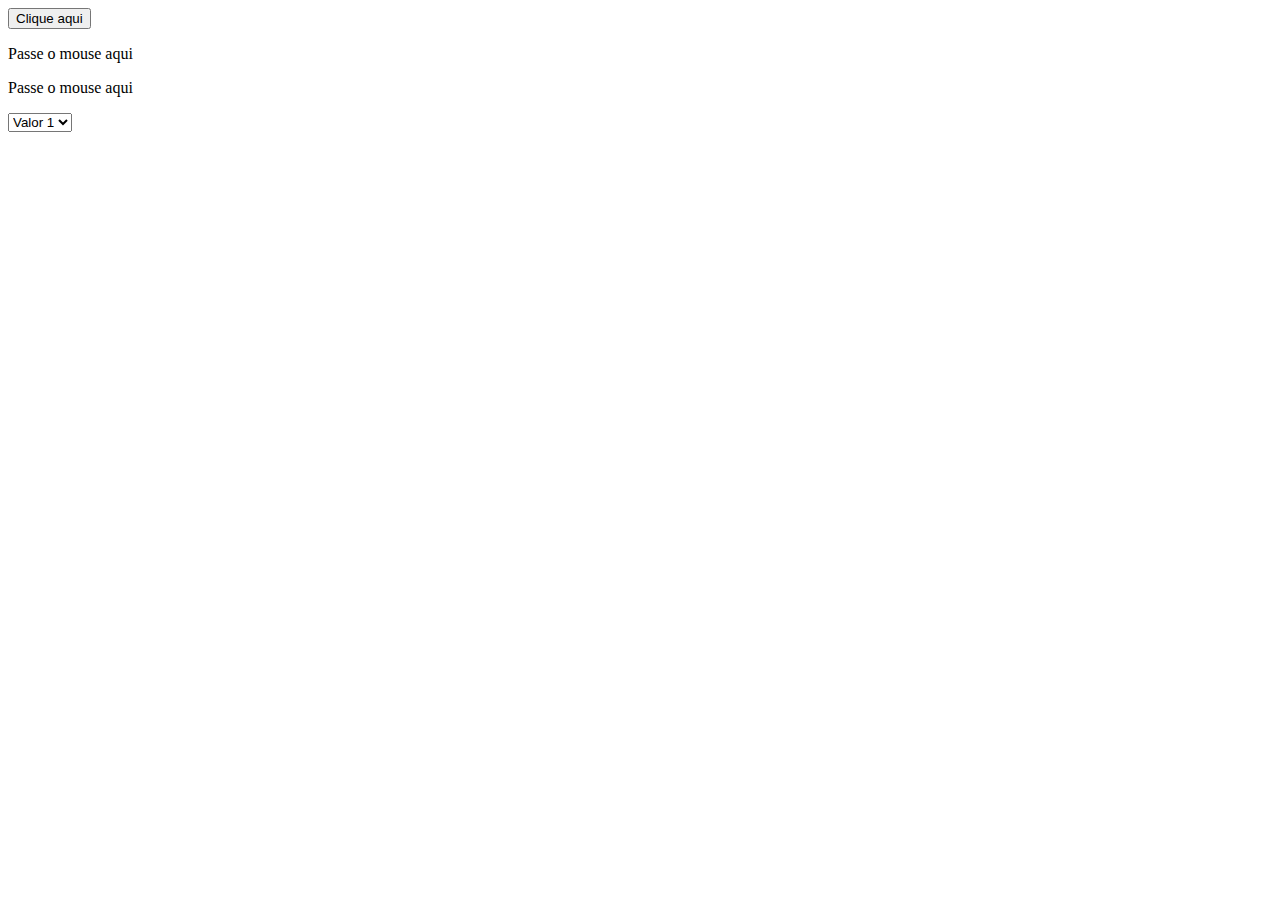
<file: Aula_jacascript/index.html>
<!DOCTYPEhtml>
<html lang="pt-br">
    <head>    
        <title>Minha página</title>
        <meta charset="utf-8">
        <script type="text/javascript" src="js/main.js"></script>
    </head>
    <body onload="load()">
        <button type="button" onclick="clicou()">Clique aqui</button>
        <p id="agradecimento" onclick="redirecionar()"></p>
        <p id="mousemove" onmouseover="trocar(this)" onmouseout="voltar(this)">Passe o mouse aqui</p>
        <p onmouseover="trocar(this)" onmouseout="voltar(this)">Passe o mouse aqui</p>

        <select onchange="funcaoChange(this)">
            <option value="1">Valor 1</option>
            <option value="2">Valor 2</option>
            <option value="3">Valor 3</option>
        </select>
        
    </body>
</html>
</file>
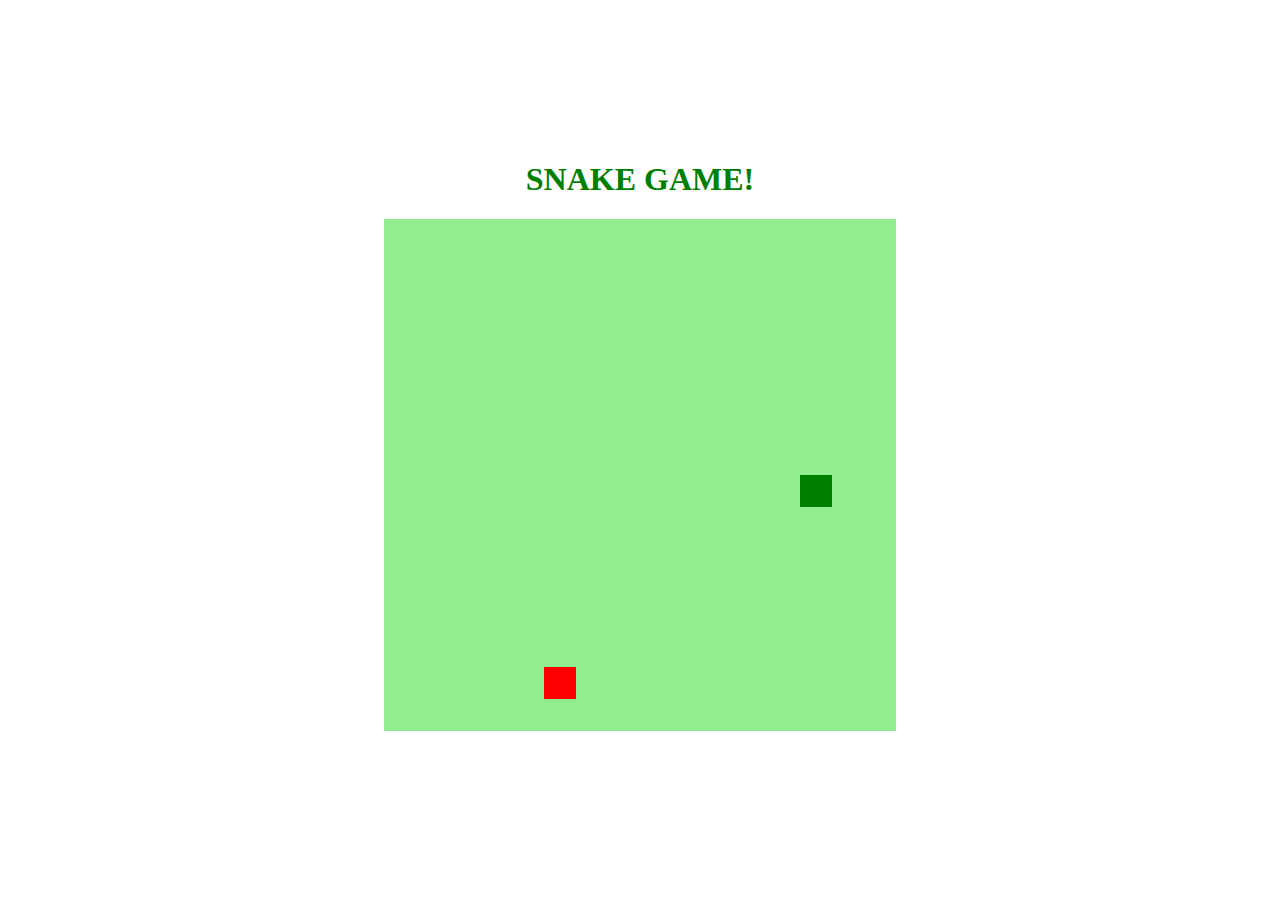
<file: jogo da cobrinha/index.html>
<!DOCTYPE html>
<html lang="en">
<head>
    <meta charset="UTF-8">
    <meta http-equiv="X-UA-Compatible" content="IE=edge">
    <meta name="viewport" content="width=device-width, initial-scale=1.0">
    <link rel="stylesheet" href="style.css">
    <script defer src="script.js"></script>
    <title>Snake Game</title>
</head>
<body>
    <h1>SNAKE GAME!</h1>
    <canvas id="snake" width="512" height="512"></canvas>
</body>
</html>
</file>
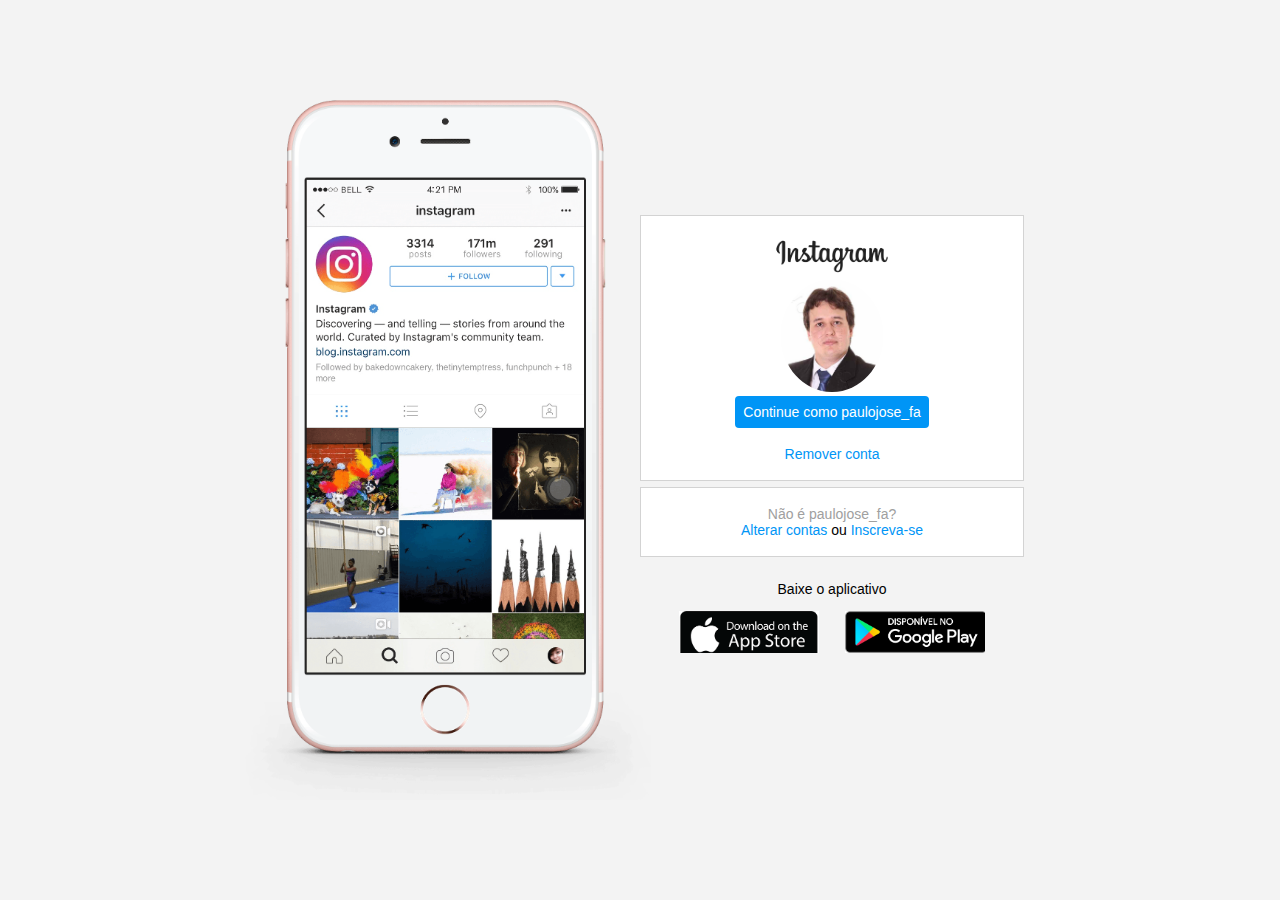
<file: projeto2/index.html>
<!DOCTYPE html>
<html lang="en">
    <head>
    <meta charset="UTF-8">
    <meta name="viewport" content="width=device-with, initial-scale=1.0">
    <link rel="stylesheet" href="style.css">
</head>
<body>
    <div class="instagram-wrapper">
        <div class="instagram-phone">
            <img src="phone.png" alt="imagem celular login celular">
        </div>
        <div class="instagram-continue">
            <div class="group">
                <img src="instagram-logo.png" class="instagram-logo" alt="logo instagram">
                <div class="profile-photo">
                    <img src="foto.jpg" alt="foto do perfil">
                </div>
                <a href="#" class="instagram-login">Continue como paulojose_fa</a>
                <a href="#" class="instagram-logout">Remover conta</a>
            </div>
            <div class="group">
                <p class="not-account">Não é paulojose_fa?</p>
                <p class="nota-ccount">
                    <spam class="link-blue">Alterar contas</spam>
                    ou
                    <spam class="link-blue">Inscreva-se</spam>
                </p>
            </div>
            <div class="get-the-app">
                <p class="get-app">Baixe o aplicativo</p>
                <div class="download">
                    <a href="#" class="app-download"></a>
                    <a href="#" class="app-download"></a>
                </div>
            </div>
        </div>
    </div>
</body>
</html>
</file>
<file: jogo da cobrinha/style.css>
body{
    height: 95vh;
    width: 95;
    display: flex;
    justify-content: center;
    align-items: center;
    flex-direction: column;
    color: green;
}
</file>
<file: projeto2/style.css>
* {
   padding: 0;
   margin: 0;
   box-sizing: border-box;
   text-decoration: none;
   font-family: sans-serif;
   font-size: 14px;
}

body {
    width: 100%;
    min-width: 100vh;
    background-color: rgb(243,243,243);
    margin: 0;
    padding: 0;
    display: flex;
    justify-content: center;
}

.instagram-wrapper {
    display: flex;
    align-items: center;
    justify-content: start;
    width: 60%;
    height: 100vh;
}

.instagram-phone {
    display: flex;
    align-items: center;
    justify-content: center;
    width: 50%;
}

.instagram-phone img {
    height: 50rem;
}

.instagram-continue {
    display: flex;
    align-items: center;  /* devido ao flex-direction agora o align está na horizontal*/
    justify-content: space-around; /* devido ao flex-direction agora o justify está na vertical*/
    flex-direction: column;
    width: 50%;
    min-height: 34rem;
}

.group {
    display: flex;
    justify-content: space-between;
    align-items: center;
    flex-direction: column;
    background-color: #ffffff;
    width: 100%;
    padding: 1.3rem 0;
    border: 1px solid lightgray;
}

.group:nth-child(1) {
    min-height: 19rem;
}

.instagram-logo {
    height: 3rem;
}

.profile-photo {
    display: flex;
    justify-content: center;
    align-items: center;
    border-radius: 50%;
    overflow: hidden;
}

.profile-photo img {
    height: 8rem;
}

.instagram-login {
    background-color: #0095f6;
    color: #ffffff;
    padding: 8px;
    border-radius: 4px;
}

.instagram-logout {
    color: #0095f6;
    margin-top: 1rem;
}

.not-account {
    color: rgb(160, 160, 160);
}

.link-blue {
    color: #0095f6;
}

.get-the-app {
    display: flex;
    flex-direction: column;
    align-items: center;
    width: 100%;
    padding: 1.3rem 0;
}

.download {
    display: flex;
    width: 100%;
    justify-content: space-evenly;
    align-items: center;
    padding: 1rem;
}

.app-download {
    height: 3rem;
    width: 10rem;
    background-size: cover;
}

.app-download:nth-child(1) {
    background-image: url('./apple.png');
}

.app-download:nth-child(2) {
    background-image: url('./google.png');
}

/* media queries*/

@media (max-width: 1024px) {
    .instagram-wrapper{
        width: 90%;
    }
}

@media (max-width: 650px) {
    body {
        background-color: #ffffff;
    }

    .instagram-wrapper {
        width: 90%;
    }
    .instagram-phone {
        display: none;
    }
    .instagram-continue {
        width: 100%;
    }
    .group {
        border: 1px solid transparent;
    }
}
</file>
